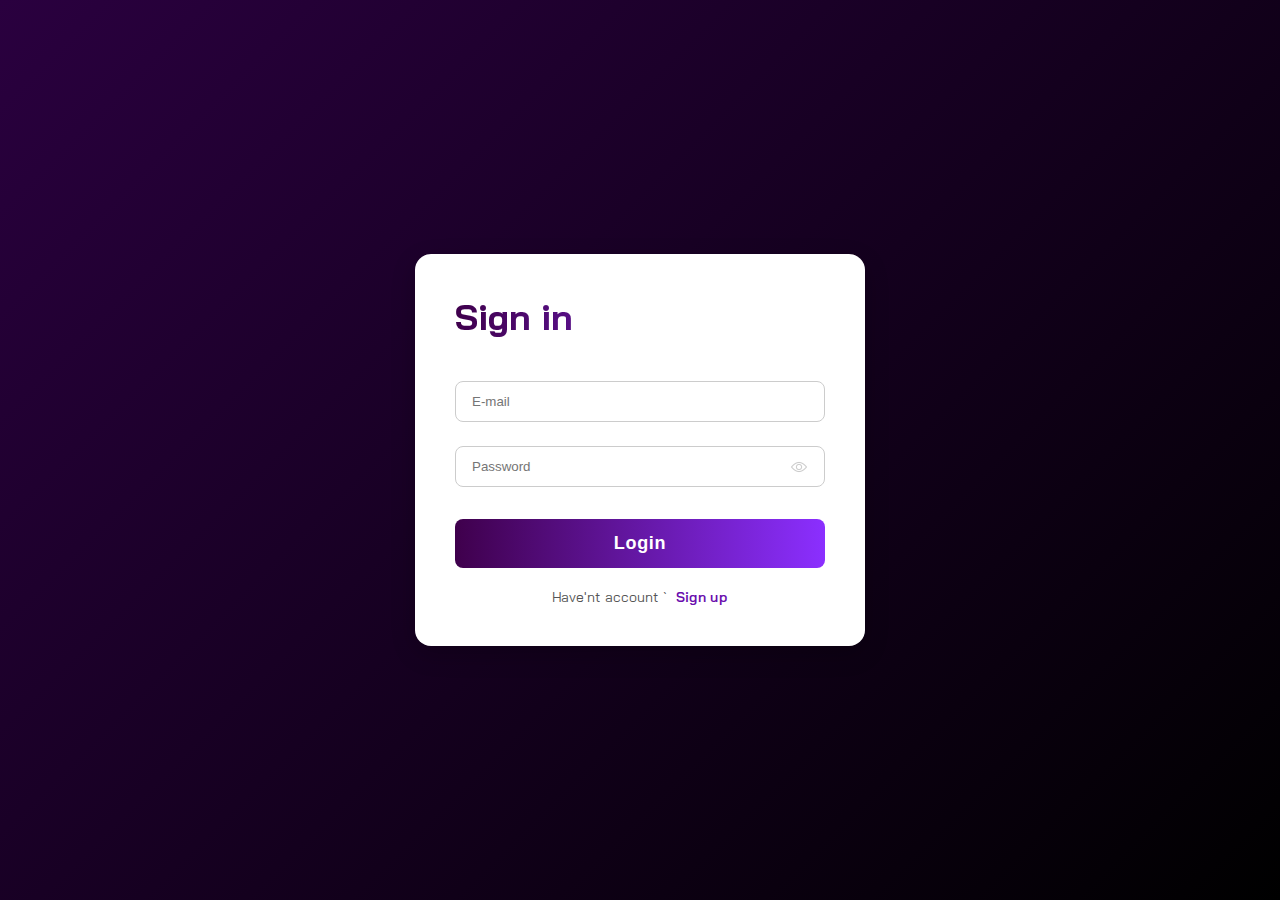
<file: login.html>
<!DOCTYPE html>
<html lang="en">
<head>
    <meta charset="UTF-8">
    <meta name="viewport" content="width=device-width, initial-scale=1.0">
    <link rel="preconnect" href="https://fonts.googleapis.com">
    <link rel="preconnect" href="https://fonts.gstatic.com" crossorigin>
    <link href="https://fonts.googleapis.com/css2?family=Bai+Jamjuree:ital,wght@0,200;0,300;0,400;0,500;0,600;0,700;1,200;1,300;1,400;1,500;1,600;1,700&family=Poppins:ital,wght@0,100;0,200;0,300;0,400;0,500;0,600;0,700;0,800;0,900;1,100;1,200;1,300;1,400;1,500;1,600;1,700;1,800;1,900&family=Roboto:ital,wght@0,100..900;1,100..900&display=swap" rel="stylesheet">
    <link rel="stylesheet" href="./css/registration.css">
    <title></title>
</head>
<body>
    <main class="main__registration">

        <form 
            id="loginForm"
            class="register__form">
            <h2 class="register__title">
                Sign in
            </h2>

            
            <div class="form__input">
                <input 
                    type="text"
                    placeholder="E-mail"
                    name="email"
                    maxlength="30"
                    style="width: 90%;
                            background: transparent;
                            border: none; outline: none;">
            </div>
            
            <div class="form__input">
                <input 
                    type="password"
                    placeholder="Password"
                    name="password"
                    class="passInput"
                    maxlength="30"
                    style="width: 90%;
                            background: transparent;
                            border: none; outline: none;">

            
            <button 
                class="eye__btn" type="button">
                <img 
                    src="./img/eye-view.png" 
                    class="eye__view-icon">
                
                <img 
                    src="./img/eye-hide.png" 
                    class="eye__hide-icon">
            </button>

            </div>

            <button 
                class="form__submit-btn"
                type="submit">
                Login
            </button>

            <p class="form__account-text">
                Have'nt account `
                <a 
                    href="./register.html"
                    class="form__account-link">Sign up</a>
            </p>
        </form>

    </main>

    <script src="./js/login.js"></script>
</body>
</html>
</file>
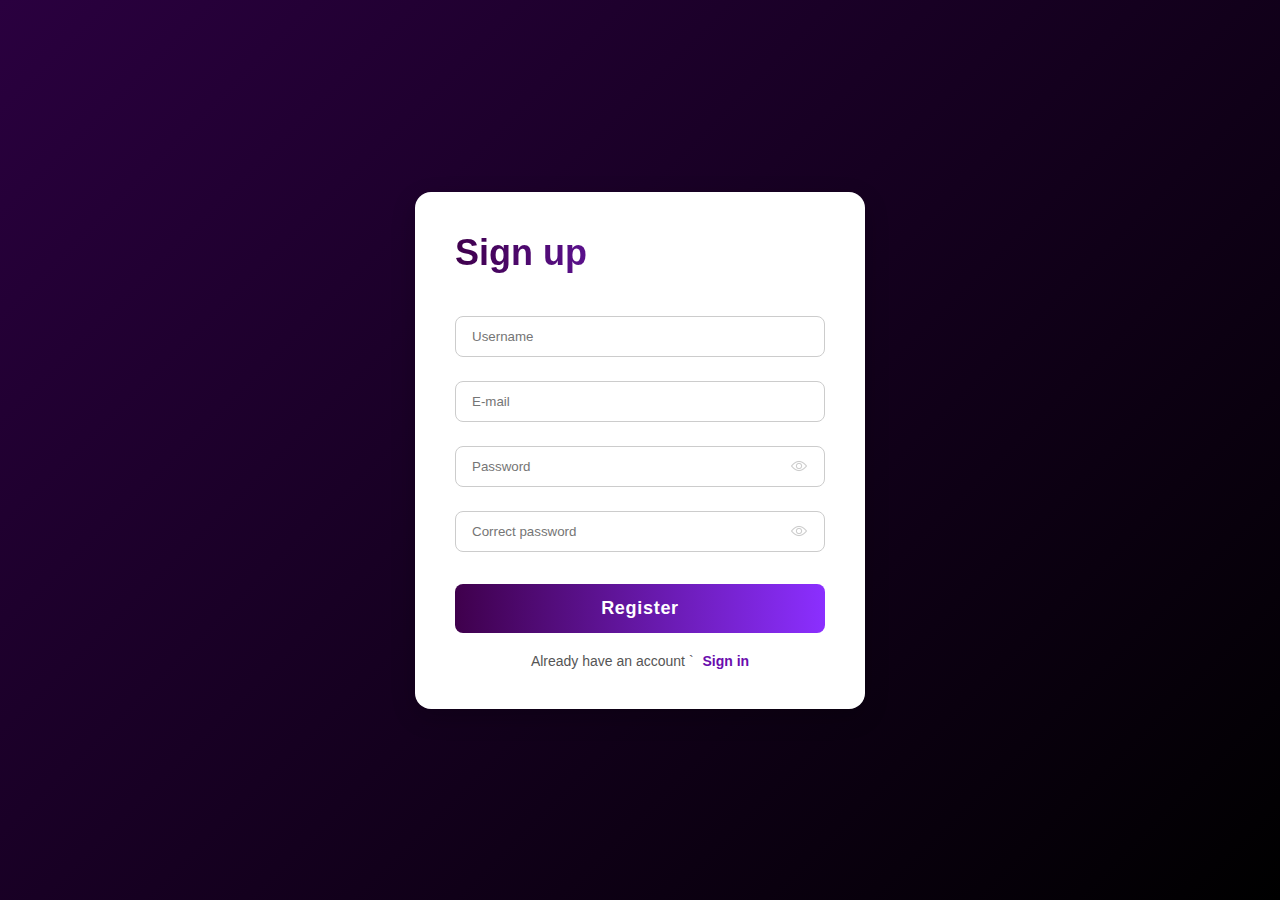
<file: register.html>
<!DOCTYPE html>
<html lang="en">
<head>
    <meta charset="UTF-8">
    <meta name="viewport" content="width=device-width, initial-scale=1.0">
    <link rel="stylesheet" href="./css/registration.css">
    <title></title>
</head>
<body>
    <main class="main__registration">
        <form 
            id="registerForm"
            class="register__form">
            
            <h2 class="register__title">
                Sign up
            </h2>

            <div class="form__input">
                <input 
                    type="text"
                    placeholder="Username"
                    name="username"
                    maxlength="30"
                    style="width: 90%;
                            background: transparent;
                            border: none; outline: none;">
            </div>

            <div class="form__input">
                <input 
                    type="text"
                    placeholder="E-mail"
                    name="email"
                    maxlength="30"
                    style="width: 90%;
                            background: transparent;
                            border: none; outline: none;">
            </div>
            
            <div class="form__input">
                <input 
                    type="password"
                    placeholder="Password"
                    name="password"
                    class="passInput"
                    maxlength="30"
                    style="width: 90%;
                            background: transparent;
                            border: none; outline: none;">

                <button class="eye__btn eye__btn--pass" type="button">
                    <img 
                        src="./img/eye-view.png" 
                        class="eye__view-icon">
                    
                    <img 
                        src="./img/eye-hide.png" 
                        class="eye__hide-icon">
                </button>
            </div>

             <div class="form__input">
                <input 
                    type="password"
                    placeholder="Correct password"
                    name="correctpassword"
                    class="correct__passInput"
                    maxlength="30"
                    style="width: 90%;
                            background: transparent;
                            border: none; outline: none;">

                <button class="eye__btn eye__btn--correctPass" type="button">
                    <img 
                        src="./img/eye-view.png" 
                        class="eye__view-icon">
                    
                    <img 
                        src="./img/eye-hide.png" 
                        class="eye__hide-icon">
                </button>
            </div>

            <button class="form__submit-btn" type="submit">
                Register
            </button>

            <p class="form__account-text">
                Already have an account `
                <a 
                    href="./login.html"
                    class="form__account-link">Sign in</a>
            </p>

        </form>
    </main>

    <script src="./js/register.js"></script>
</body>
</html>
</file>
<file: css/registration.css>
* {
  padding: 0;
  margin: 0;
  box-sizing: border-box;
}

body {
  background: linear-gradient(135deg, #2a003f, #000);
  font-family: "Bai Jamjuree", sans-serif;
}

.main__registration {
  width: 100%;
  height: 100vh;
  display: flex;
  justify-content: center;
  align-items: center;
}

.register__form {
  width: 450px;
  background: #fff;
  display: flex;
  flex-direction: column;
  padding: 40px;
  border-radius: 16px;
  box-shadow: 0 8px 25px rgba(0, 0, 0, 0.2);
  animation: fadeIn 1s ease-in;
}

.register__form .register__title {
  font-size: 36px;
  font-family: "Bai Jamjuree", sans-serif;
  font-weight: 700;
  margin-bottom: 30px;
  text-align: left;
  background: linear-gradient(90deg, #3f004c, #8b2fff);
  background-clip: text;
  color: transparent;
}

.register__form .form__input {
  width: 100%;
  position: relative;
  display: flex;
  align-items: center;
  padding: 12px 16px;
  margin: 12px 0;
  font-size: 16px;
  border: 1px solid #ccc;
  border-radius: 8px;
  outline: none;
  transition: all 0.3s ease;
}

.register__form .form__input:focus {
  border-color: #6a0dad;
  box-shadow: 0 0 6px rgba(138, 43, 226, 0.4);
}

.register__form .eye__btn {
  width: 20px;
  height: 20px;
  background: transparent;
  border: none;
  cursor: pointer;
  display: flex;
  justify-content: center;
  align-items: center;
  position: absolute;
  right: 15px;
  z-index: 2;
}

.eye__btn .eye__view-icon {
  display: block;
}

.eye__btn .eye__hide-icon {
  display: none;
}

.eye__btn.hiddened .eye__view-icon{
  display: none;
}

.eye__btn.hiddened .eye__hide-icon{
  display: block;
}

.register__form .form__submit-btn {
  margin-top: 20px;
  padding: 14px;
  border: none;
  border-radius: 8px;
  background: linear-gradient(90deg, #3f004c, #8b2fff);
  color: #fff;
  font-size: 18px;
  font-weight: 600;
  letter-spacing: .7px;
  cursor: pointer;
  transition: 0.3s ease;
}

.register__form .form__submit-btn:hover {
  transform: translateY(-2px);
  box-shadow: 0 6px 18px rgba(138, 43, 226, 0.4);
}

.register__form .form__account-text {
  margin-top: 20px;
  text-align: center;
  font-size: 14px;
  color: #555;
}

.form__account-text .form__account-link {
  color: #6a0dad;
  font-weight: 600;
  text-decoration: none;
  margin-left: 5px;
  transition: color 0.3s ease;
}

.form__account-text .form__account-link:hover {
  color: #000;
}

@keyframes fadeIn {
  from {
    opacity: 0;
    transform: translateY(20px);
  }
  to {
    opacity: 1;
    transform: translateY(0);
  }
}

@media (max-width: 767px) {
    .register__form {
        width: 90%;
        padding: 20px;
        border-radius: 10px;
    }

    .register__form .register__title {
        text-align: center;
    }
}
</file>
